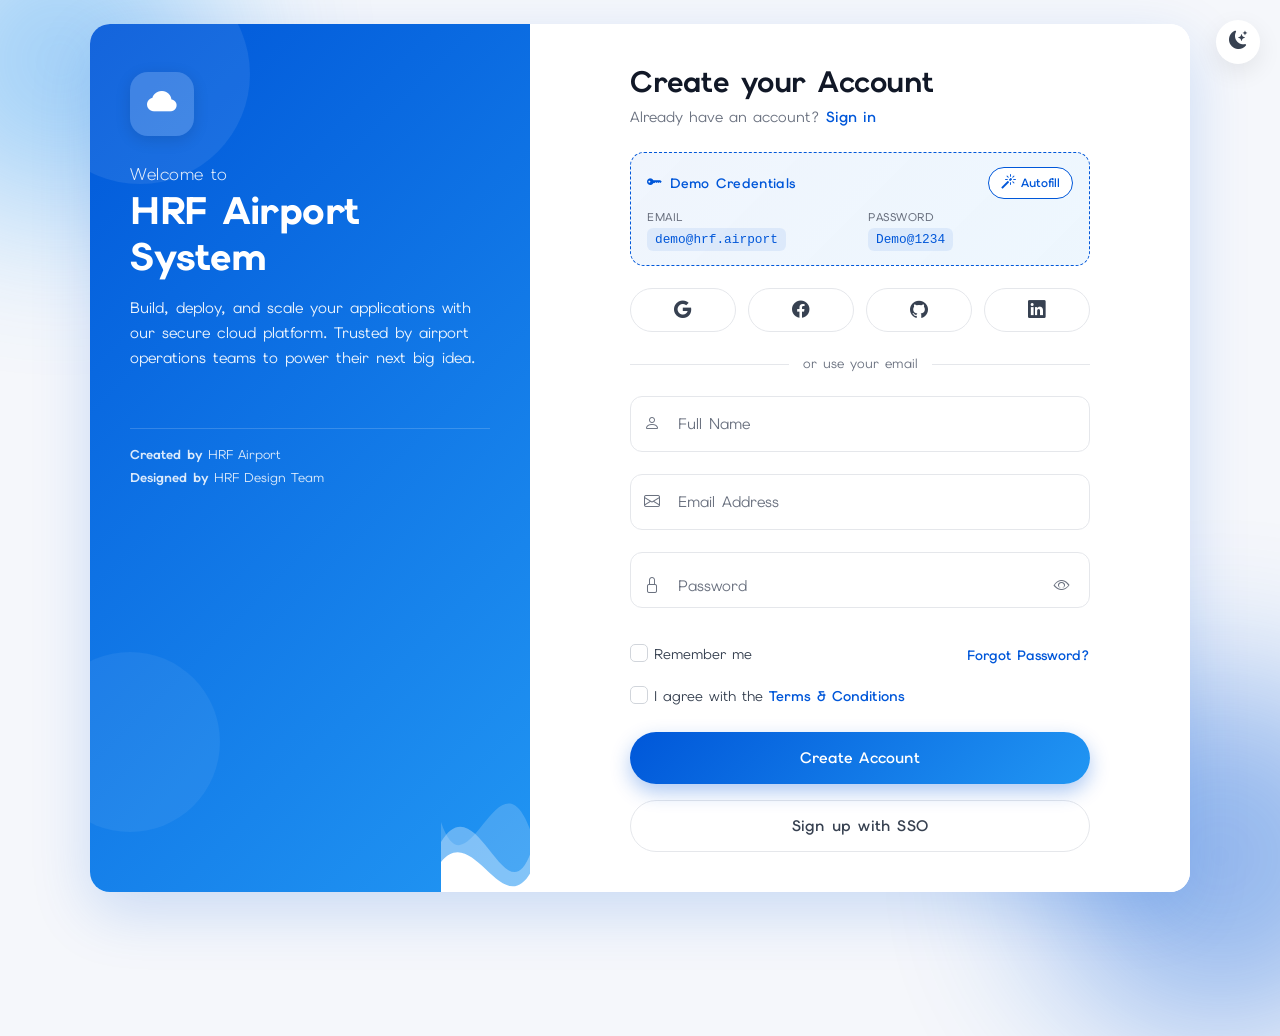
<file: index.html>
<!doctype html>
<html lang="en" data-theme="light">
  <head>
    <meta charset="UTF-8" />
    <meta http-equiv="X-UA-Compatible" content="IE=edge" />
    <meta name="viewport" content="width=device-width, initial-scale=1.0" />
    <meta
      name="description"
      content="Modern login and registration page for a premium SaaS product."
    />
    <title>HRF Airport System — Create your Account</title>

    <!-- Bootstrap 5 CSS -->
    <link
      href="https://cdn.jsdelivr.net/npm/bootstrap@5.3.2/dist/css/bootstrap.min.css"
      rel="stylesheet"
    />
    <!-- Bootstrap Icons -->
    <link
      rel="stylesheet"
      href="https://cdn.jsdelivr.net/npm/bootstrap-icons@1.11.2/font/bootstrap-icons.min.css"
    />
    <!-- Google Fonts: Elms Sans -->
    <link rel="preconnect" href="https://fonts.googleapis.com" />
    <link rel="preconnect" href="https://fonts.gstatic.com" crossorigin />
    <link
      href="https://fonts.googleapis.com/css2?family=Elms+Sans:wght@300;400;500;700&display=swap"
      rel="stylesheet"
    />
    <!-- Custom CSS -->
    <link rel="stylesheet" href="styles.css" />
  </head>
  <body>
    <!-- Dark mode toggle -->
    <button
      id="themeToggle"
      class="theme-toggle"
      type="button"
      aria-label="Toggle dark mode"
      title="Toggle dark mode"
    >
      <i class="bi bi-moon-stars-fill" aria-hidden="true"></i>
    </button>

    <!-- Toast notification -->
    <div
      class="toast-container position-fixed top-0 end-0 p-3"
      style="z-index: 1080"
    >
      <div
        id="successToast"
        class="toast align-items-center text-bg-success border-0"
        role="alert"
        aria-live="assertive"
        aria-atomic="true"
      >
        <div class="d-flex">
          <div class="toast-body">
            <i class="bi bi-check-circle-fill me-2"></i>
            <span id="toastMessage">Account created successfully!</span>
          </div>
          <button
            type="button"
            class="btn-close btn-close-white me-2 m-auto"
            data-bs-dismiss="toast"
            aria-label="Close"
          ></button>
        </div>
      </div>
    </div>

    <main class="auth-wrapper">
      <div class="auth-card">
        <!-- LEFT PANEL -->
        <section class="auth-left" aria-label="Welcome panel">
          <div class="auth-left-inner">
            <div class="brand-logo" aria-hidden="true">
              <i class="bi bi-cloud-fill"></i>
            </div>

            <h1 class="welcome-title">
              <span>Welcome to</span>
              <strong>HRF Airport System</strong>
            </h1>

            <p class="welcome-text">
              Build, deploy, and scale your applications with our secure cloud
              platform. Trusted by airport operations teams to power their next
              big idea.
            </p>

            <div class="auth-left-footer">
              <p class="mb-1"><strong>Created by</strong> HRF Airport</p>
              <p class="mb-0"><strong>Designed by</strong> HRF Design Team</p>
            </div>
          </div>

          <!-- Wave divider (visible on desktop) -->
          <div class="wave-divider" aria-hidden="true">
            <svg
              viewBox="0 0 500 150"
              preserveAspectRatio="none"
              xmlns="http://www.w3.org/2000/svg"
            >
              <path
                d="M0,80 C150,160 320,0 500,90 L500,150 L0,150 Z"
                fill="rgba(255,255,255,0.18)"
              />
              <path
                d="M0,100 C200,40 360,180 500,110 L500,150 L0,150 Z"
                fill="rgba(255,255,255,0.32)"
              />
              <path
                d="M0,120 C180,80 340,180 500,130 L500,150 L0,150 Z"
                fill="#ffffff"
              />
            </svg>
          </div>
        </section>

        <!-- RIGHT PANEL -->
        <section class="auth-right" aria-label="Registration form">
          <div class="form-container">
            <header class="form-header">
              <h2 class="form-title">Create your Account</h2>
              <p class="form-subtitle">
                Already have an account?
                <a href="#" id="signinLink">Sign in</a>
              </p>
            </header>

            <!-- Demo credentials banner -->
            <div class="demo-banner" role="note" aria-label="Demo credentials">
                <div class="demo-banner-head">
                    <i class="bi bi-key-fill" aria-hidden="true"></i>
                    <span>Demo Credentials</span>
                    <button
                        type="button"
                        class="demo-fill-btn"
                        id="demoFillBtn"
                        aria-label="Autofill demo credentials"
                    >
                        <i class="bi bi-magic"></i> Autofill
                    </button>
                </div>
                <dl class="demo-creds">
                    <div>
                        <dt>Email</dt>
                        <dd><code>demo@hrf.airport</code></dd>
                    </div>
                    <div>
                        <dt>Password</dt>
                        <dd><code>Demo@1234</code></dd>
                    </div>
                </dl>
            </div>

            <!-- Social login -->
            <div
              class="social-buttons"
              role="group"
              aria-label="Sign up with social account"
            >
              <button
                type="button"
                class="social-btn"
                aria-label="Sign up with Google"
              >
                <i class="bi bi-google"></i>
              </button>
              <button
                type="button"
                class="social-btn"
                aria-label="Sign up with Facebook"
              >
                <i class="bi bi-facebook"></i>
              </button>
              <button
                type="button"
                class="social-btn"
                aria-label="Sign up with GitHub"
              >
                <i class="bi bi-github"></i>
              </button>
              <button
                type="button"
                class="social-btn"
                aria-label="Sign up with LinkedIn"
              >
                <i class="bi bi-linkedin"></i>
              </button>
            </div>

            <div class="divider-text">
              <span>or use your email</span>
            </div>

            <form id="registerForm" novalidate>
              <!-- Full Name -->
              <div class="form-floating-field">
                <input
                  type="text"
                  id="fullName"
                  name="fullName"
                  class="form-control modern-input"
                  placeholder=" "
                  required
                  autocomplete="name"
                  aria-describedby="fullNameError"
                />
                <label for="fullName" class="floating-label">Full Name</label>
                <i class="bi bi-person field-icon" aria-hidden="true"></i>
                <div class="invalid-feedback" id="fullNameError">
                  Please enter your full name.
                </div>
              </div>

              <!-- Email -->
              <div class="form-floating-field">
                <input
                  type="email"
                  id="email"
                  name="email"
                  class="form-control modern-input"
                  placeholder=" "
                  required
                  autocomplete="email"
                  aria-describedby="emailError"
                />
                <label for="email" class="floating-label">Email Address</label>
                <i class="bi bi-envelope field-icon" aria-hidden="true"></i>
                <div class="invalid-feedback" id="emailError">
                  Please enter a valid email address.
                </div>
              </div>

              <!-- Password -->
              <div class="form-floating-field">
                <input
                  type="password"
                  id="password"
                  name="password"
                  class="form-control modern-input"
                  placeholder=" "
                  required
                  autocomplete="new-password"
                  aria-describedby="passwordError"
                />
                <label for="password" class="floating-label">Password</label>
                <i class="bi bi-lock field-icon" aria-hidden="true"></i>
                <button
                  type="button"
                  class="toggle-password"
                  id="togglePassword"
                  aria-label="Show password"
                >
                  <i class="bi bi-eye"></i>
                </button>
                <div class="invalid-feedback" id="passwordError">
                  Password must be at least 8 characters.
                </div>
                <div
                  class="password-strength"
                  id="passwordStrength"
                  aria-hidden="true"
                >
                  <span></span><span></span><span></span>
                </div>
              </div>

              <!-- Remember me + forgot password -->
              <div
                class="d-flex justify-content-between align-items-center mb-3 flex-wrap gap-2"
              >
                <div class="form-check modern-check">
                  <input
                    class="form-check-input"
                    type="checkbox"
                    id="rememberMe"
                  />
                  <label class="form-check-label" for="rememberMe">
                    Remember me
                  </label>
                </div>
                <a href="#" class="forgot-link">Forgot Password?</a>
              </div>

              <!-- Terms -->
              <div class="form-check modern-check mb-4">
                <input
                  class="form-check-input"
                  type="checkbox"
                  id="terms"
                  required
                />
                <label class="form-check-label" for="terms">
                  I agree with the
                  <a href="#" class="terms-link">Terms &amp; Conditions</a>
                </label>
              </div>

              <!-- Buttons -->
              <div class="d-grid gap-3">
                <button
                  type="submit"
                  class="btn btn-primary-gradient"
                  id="submitBtn"
                >
                  <span class="btn-text">Create Account</span>
                  <span class="btn-loader" aria-hidden="true">
                    <span class="spinner-border spinner-border-sm"></span>
                  </span>
                </button>
                <button type="button" class="btn btn-secondary-outline">
                  Sign up with SSO
                </button>
              </div>
            </form>

            <p class="login-redirect d-md-none">
              Already have an account?
              <a href="#">Sign in</a>
            </p>
          </div>
        </section>
      </div>
    </main>

    <!-- Bootstrap 5 JS bundle -->
    <script src="https://cdn.jsdelivr.net/npm/bootstrap@5.3.2/dist/js/bootstrap.bundle.min.js"></script>
    <!-- Custom JS -->
    <script src="script.js"></script>
  </body>
</html>
</file>
<file: styles.css>
/* =========================================
   HRF Airport System — Auth Page Styles
   ========================================= */

/* ---------- Design tokens ---------- */
:root {
    --primary-blue: #0057d9;
    --secondary-blue: #2196f3;
    --light-blue: #e3f2fd;
    --white: #ffffff;
    --gray-text: #6b7280;
    --gray-100: #f3f4f6;
    --gray-200: #e5e7eb;
    --gray-300: #d1d5db;
    --gray-500: #6b7280;
    --gray-700: #374151;
    --gray-900: #111827;
    --success: #10b981;
    --danger: #ef4444;
    --gradient-blue: linear-gradient(135deg, #0057d9 0%, #2196f3 100%);
    --gradient-blue-hover: linear-gradient(135deg, #0046ad 0%, #1976d2 100%);
    --shadow-sm: 0 2px 8px rgba(0, 0, 0, 0.06);
    --shadow-md: 0 8px 24px rgba(0, 0, 0, 0.08);
    --shadow-lg: 0 20px 60px rgba(0, 87, 217, 0.18);
    --radius-card: 20px;
    --radius-pill: 999px;
    --transition: 0.25s cubic-bezier(0.4, 0, 0.2, 1);
    --font-family: 'Elms Sans', system-ui, -apple-system, 'Segoe UI', sans-serif;
}

/* Dark theme variables */
[data-theme='dark'] {
    --white: #1a1d29;
    --gray-100: #232737;
    --gray-200: #2d3245;
    --gray-300: #3a4054;
    --gray-700: #d1d5db;
    --gray-900: #f3f4f6;
    --gray-text: #9ca3af;
    --light-blue: #1e2a3a;
    --shadow-md: 0 8px 24px rgba(0, 0, 0, 0.4);
    --shadow-lg: 0 20px 60px rgba(0, 0, 0, 0.5);
}

/* ---------- Base ---------- */
*,
*::before,
*::after {
    box-sizing: border-box;
}

html,
body {
    height: 100%;
    margin: 0;
    padding: 0;
}

body {
    font-family: var(--font-family);
    background: #f5f7fb;
    color: var(--gray-900);
    -webkit-font-smoothing: antialiased;
    -moz-osx-font-smoothing: grayscale;
    overflow-x: hidden;
    transition: background-color var(--transition), color var(--transition);
}

[data-theme='dark'] body {
    background: #0f1117;
}

a {
    color: var(--primary-blue);
    text-decoration: none;
    transition: color var(--transition);
}

a:hover {
    color: var(--secondary-blue);
}

/* ---------- Theme toggle ---------- */
.theme-toggle {
    position: fixed;
    top: 20px;
    right: 20px;
    width: 44px;
    height: 44px;
    border-radius: 50%;
    border: none;
    background: var(--white);
    color: var(--gray-700);
    box-shadow: var(--shadow-md);
    display: inline-flex;
    align-items: center;
    justify-content: center;
    cursor: pointer;
    z-index: 1000;
    transition: transform var(--transition), background var(--transition),
        color var(--transition);
}

.theme-toggle:hover {
    transform: translateY(-2px) rotate(15deg);
    color: var(--primary-blue);
}

.theme-toggle i {
    font-size: 1.15rem;
}

[data-theme='dark'] .theme-toggle i::before {
    content: '\f5e0'; /* bi-sun */
}

[data-theme='dark'] .theme-toggle .bi-moon-stars-fill::before {
    content: '\f5e0';
}

/* ---------- Auth wrapper & card ---------- */
.auth-wrapper {
    min-height: 100vh;
    min-height: 100dvh;
    display: flex;
    align-items: center;
    justify-content: center;
    padding: 24px;
    position: relative;
}

/* Subtle background blobs */
.auth-wrapper::before,
.auth-wrapper::after {
    content: '';
    position: absolute;
    border-radius: 50%;
    filter: blur(80px);
    opacity: 0.4;
    z-index: 0;
    pointer-events: none;
}

.auth-wrapper::before {
    width: 320px;
    height: 320px;
    background: #2196f3;
    top: -100px;
    left: -100px;
}

.auth-wrapper::after {
    width: 360px;
    height: 360px;
    background: #0057d9;
    bottom: -120px;
    right: -120px;
}

[data-theme='dark'] .auth-wrapper::before,
[data-theme='dark'] .auth-wrapper::after {
    opacity: 0.2;
}

.auth-card {
    position: relative;
    z-index: 1;
    display: flex;
    width: 100%;
    max-width: 1100px;
    min-height: 620px;
    background: var(--white);
    border-radius: var(--radius-card);
    box-shadow: var(--shadow-lg);
    overflow: hidden;
    animation: cardEntrance 0.7s cubic-bezier(0.16, 1, 0.3, 1) both;
}

@keyframes cardEntrance {
    from {
        opacity: 0;
        transform: translateY(20px) scale(0.98);
    }
    to {
        opacity: 1;
        transform: translateY(0) scale(1);
    }
}

/* ---------- Left panel ---------- */
.auth-left {
    flex: 0 0 40%;
    background: var(--gradient-blue);
    color: var(--white);
    position: relative;
    display: flex;
    align-items: stretch;
    justify-content: center;
    overflow: hidden;
}

/* Decorative shapes */
.auth-left::before {
    content: '';
    position: absolute;
    width: 220px;
    height: 220px;
    border-radius: 50%;
    background: rgba(255, 255, 255, 0.08);
    top: -60px;
    left: -60px;
}

.auth-left::after {
    content: '';
    position: absolute;
    width: 180px;
    height: 180px;
    border-radius: 50%;
    background: rgba(255, 255, 255, 0.06);
    bottom: 60px;
    left: -50px;
}

.auth-left-inner {
    position: relative;
    z-index: 2;
    display: flex;
    flex-direction: column;
    width: 100%;
    padding: 48px 40px 120px;
    animation: fadeInUp 0.8s 0.2s both;
}

.brand-logo {
    width: 64px;
    height: 64px;
    border-radius: 18px;
    background: rgba(255, 255, 255, 0.18);
    backdrop-filter: blur(8px);
    -webkit-backdrop-filter: blur(8px);
    display: inline-flex;
    align-items: center;
    justify-content: center;
    font-size: 1.85rem;
    color: var(--white);
    margin-bottom: 28px;
    box-shadow: 0 4px 16px rgba(0, 0, 0, 0.12);
}

.welcome-title {
    font-size: 2.2rem;
    font-weight: 700;
    line-height: 1.2;
    margin: 0 0 16px;
}

.welcome-title span {
    display: block;
    font-weight: 300;
    font-size: 1.05rem;
    opacity: 0.9;
    margin-bottom: 4px;
    letter-spacing: 0.5px;
}

.welcome-title strong {
    display: block;
    font-size: 2.4rem;
    font-weight: 800;
    letter-spacing: -0.5px;
}

.welcome-text {
    font-size: 0.95rem;
    line-height: 1.65;
    opacity: 0.92;
    margin: 0 0 24px;
    max-width: 360px;
}

.feature-list {
    list-style: none;
    padding: 0;
    margin: 0 0 auto;
    display: flex;
    flex-direction: column;
    gap: 10px;
}

.feature-list li {
    display: flex;
    align-items: center;
    gap: 12px;
    font-size: 0.92rem;
    opacity: 0.95;
}

.feature-list i {
    width: 30px;
    height: 30px;
    border-radius: 8px;
    background: rgba(255, 255, 255, 0.15);
    display: inline-flex;
    align-items: center;
    justify-content: center;
    font-size: 0.95rem;
}

.auth-left-footer {
    margin-top: 32px;
    font-size: 0.8rem;
    opacity: 0.85;
    border-top: 1px solid rgba(255, 255, 255, 0.2);
    padding-top: 16px;
}

/* Wave divider */
.wave-divider {
    position: absolute;
    right: -1px;
    bottom: 0;
    width: 90px;
    height: 150px;
    pointer-events: none;
    z-index: 3;
    display: none;
}

.wave-divider svg {
    width: 100%;
    height: 100%;
}

@media (min-width: 768px) {
    .wave-divider {
        display: block;
    }
}

/* ---------- Right panel ---------- */
.auth-right {
    flex: 0 0 60%;
    background: var(--white);
    display: flex;
    align-items: center;
    justify-content: center;
    padding: 40px 48px;
    overflow-y: auto;
}

.form-container {
    width: 100%;
    max-width: 460px;
    animation: fadeInUp 0.8s 0.3s both;
}

.form-header {
    margin-bottom: 24px;
}

.form-title {
    font-size: 1.85rem;
    font-weight: 700;
    color: var(--gray-900);
    margin: 0 0 6px;
    letter-spacing: -0.5px;
}

.form-subtitle {
    color: var(--gray-text);
    font-size: 0.92rem;
    margin: 0;
}

.form-subtitle a {
    font-weight: 600;
}

/* ---------- Demo credentials banner ---------- */
.demo-banner {
    border: 1px dashed var(--primary-blue);
    background: linear-gradient(
        135deg,
        rgba(0, 87, 217, 0.06) 0%,
        rgba(33, 150, 243, 0.08) 100%
    );
    border-radius: 14px;
    padding: 14px 16px;
    margin-bottom: 22px;
    animation: fadeInUp 0.8s 0.35s both;
}

[data-theme='dark'] .demo-banner {
    background: linear-gradient(
        135deg,
        rgba(0, 87, 217, 0.18) 0%,
        rgba(33, 150, 243, 0.18) 100%
    );
    border-color: var(--secondary-blue);
}

.demo-banner-head {
    display: flex;
    align-items: center;
    gap: 8px;
    color: var(--primary-blue);
    font-weight: 600;
    font-size: 0.85rem;
    margin-bottom: 10px;
    letter-spacing: 0.3px;
}

.demo-banner-head i {
    font-size: 0.95rem;
}

.demo-fill-btn {
    margin-left: auto;
    background: var(--white);
    color: var(--primary-blue);
    border: 1px solid var(--primary-blue);
    border-radius: var(--radius-pill);
    padding: 4px 12px;
    font-size: 0.75rem;
    font-weight: 600;
    display: inline-flex;
    align-items: center;
    gap: 5px;
    cursor: pointer;
    transition: all var(--transition);
}

.demo-fill-btn:hover {
    background: var(--primary-blue);
    color: var(--white);
    transform: translateY(-1px);
}

[data-theme='dark'] .demo-fill-btn {
    background: transparent;
    color: var(--secondary-blue);
    border-color: var(--secondary-blue);
}

[data-theme='dark'] .demo-fill-btn:hover {
    background: var(--secondary-blue);
    color: var(--white);
}

.demo-creds {
    display: grid;
    grid-template-columns: 1fr 1fr;
    gap: 8px 16px;
    margin: 0;
    padding: 0;
}

.demo-creds > div {
    display: flex;
    flex-direction: column;
    gap: 2px;
}

.demo-creds dt {
    font-size: 0.7rem;
    text-transform: uppercase;
    letter-spacing: 0.5px;
    color: var(--gray-text);
    font-weight: 500;
}

.demo-creds dd {
    margin: 0;
    font-size: 0.85rem;
}

.demo-creds code {
    font-family: 'SF Mono', Menlo, Consolas, monospace;
    background: rgba(0, 87, 217, 0.08);
    color: var(--primary-blue);
    padding: 2px 8px;
    border-radius: 6px;
    font-size: 0.8rem;
    user-select: all;
    display: inline-block;
}

[data-theme='dark'] .demo-creds code {
    background: rgba(33, 150, 243, 0.18);
    color: var(--secondary-blue);
}

@media (max-width: 380px) {
    .demo-creds {
        grid-template-columns: 1fr;
    }
}

/* ---------- Social buttons ---------- */
.social-buttons {
    display: flex;
    gap: 12px;
    margin-bottom: 22px;
}

.social-btn {
    flex: 1;
    height: 44px;
    border: 1px solid var(--gray-200);
    background: var(--white);
    border-radius: var(--radius-pill);
    color: var(--gray-700);
    display: inline-flex;
    align-items: center;
    justify-content: center;
    font-size: 1.1rem;
    cursor: pointer;
    transition: all var(--transition);
}

.social-btn:hover {
    border-color: var(--primary-blue);
    color: var(--primary-blue);
    transform: translateY(-2px);
    box-shadow: var(--shadow-sm);
}

[data-theme='dark'] .social-btn {
    color: var(--gray-700);
}

/* ---------- Divider ---------- */
.divider-text {
    text-align: center;
    position: relative;
    margin: 18px 0 22px;
    color: var(--gray-text);
    font-size: 0.82rem;
}

.divider-text::before {
    content: '';
    position: absolute;
    top: 50%;
    left: 0;
    width: 100%;
    height: 1px;
    background: var(--gray-200);
    z-index: 0;
}

.divider-text span {
    position: relative;
    z-index: 1;
    background: var(--white);
    padding: 0 14px;
}

/* ---------- Floating label inputs ---------- */
.form-floating-field {
    position: relative;
    margin-bottom: 22px;
}

.form-floating-field .field-icon {
    position: absolute;
    top: 50%;
    left: 14px;
    transform: translateY(-50%);
    color: var(--gray-text);
    font-size: 1rem;
    transition: color var(--transition);
    pointer-events: none;
    z-index: 2;
}

.form-floating-field .modern-input {
    width: 100%;
    height: 56px;
    padding: 20px 50px 6px 44px;
    border: 1px solid var(--gray-200);
    border-radius: 12px;
    background: var(--white);
    color: var(--gray-900);
    font-family: var(--font-family);
    font-size: 0.95rem;
    transition: border-color var(--transition), box-shadow var(--transition),
        background var(--transition);
    outline: none;
}

.form-floating-field .modern-input:hover {
    border-color: var(--gray-300);
}

.form-floating-field .modern-input:focus {
    border-color: var(--primary-blue);
    box-shadow: 0 0 0 4px rgba(0, 87, 217, 0.12);
}

.form-floating-field .modern-input:focus ~ .field-icon,
.form-floating-field .modern-input:focus ~ .floating-label {
    color: var(--primary-blue);
}

.form-floating-field .floating-label {
    position: absolute;
    left: 44px;
    top: 50%;
    transform: translateY(-50%);
    color: var(--gray-text);
    font-size: 0.95rem;
    pointer-events: none;
    transition: all var(--transition);
    background: transparent;
    padding: 0 4px;
}

.form-floating-field .modern-input:focus ~ .floating-label,
.form-floating-field .modern-input:not(:placeholder-shown) ~ .floating-label {
    top: 12px;
    transform: translateY(0);
    font-size: 0.7rem;
    color: var(--primary-blue);
    font-weight: 500;
    letter-spacing: 0.3px;
}

.form-floating-field .modern-input:not(:focus):not(:placeholder-shown) ~ .floating-label {
    color: var(--gray-text);
}

.form-floating-field .modern-input.is-invalid {
    border-color: var(--danger);
}

.form-floating-field .modern-input.is-invalid ~ .floating-label,
.form-floating-field .modern-input.is-invalid ~ .field-icon {
    color: var(--danger);
}

.form-floating-field .invalid-feedback {
    font-size: 0.78rem;
    margin-top: 6px;
    margin-left: 4px;
    color: var(--danger);
    display: none;
}

.form-floating-field .modern-input.is-invalid ~ .invalid-feedback {
    display: block;
    animation: shake 0.4s;
}

@keyframes shake {
    0%, 100% { transform: translateX(0); }
    25% { transform: translateX(-4px); }
    75% { transform: translateX(4px); }
}

/* Toggle password button */
.toggle-password {
    position: absolute;
    top: 50%;
    right: 12px;
    transform: translateY(-50%);
    background: transparent;
    border: none;
    color: var(--gray-text);
    width: 32px;
    height: 32px;
    border-radius: 50%;
    display: inline-flex;
    align-items: center;
    justify-content: center;
    cursor: pointer;
    transition: color var(--transition), background var(--transition);
    z-index: 2;
}

.toggle-password:hover {
    color: var(--primary-blue);
    background: var(--light-blue);
}

/* Password strength */
.password-strength {
    display: flex;
    gap: 4px;
    margin-top: 8px;
    margin-left: 4px;
    opacity: 0;
    transition: opacity var(--transition);
}

.password-strength.active {
    opacity: 1;
}

.password-strength span {
    flex: 1;
    height: 4px;
    border-radius: 2px;
    background: var(--gray-200);
    transition: background var(--transition);
}

.password-strength.weak span:nth-child(1) {
    background: var(--danger);
}

.password-strength.medium span:nth-child(1),
.password-strength.medium span:nth-child(2) {
    background: #f59e0b;
}

.password-strength.strong span {
    background: var(--success);
}

/* ---------- Checkboxes ---------- */
.modern-check .form-check-input {
    width: 18px;
    height: 18px;
    margin-top: 0.15rem;
    border: 1.5px solid var(--gray-300);
    border-radius: 5px;
    cursor: pointer;
    transition: all var(--transition);
}

.modern-check .form-check-input:checked {
    background-color: var(--primary-blue);
    border-color: var(--primary-blue);
}

.modern-check .form-check-input:focus {
    box-shadow: 0 0 0 3px rgba(0, 87, 217, 0.18);
    border-color: var(--primary-blue);
}

.modern-check .form-check-label {
    color: var(--gray-700);
    font-size: 0.88rem;
    cursor: pointer;
    user-select: none;
}

.terms-link,
.forgot-link {
    color: var(--primary-blue);
    font-weight: 600;
    font-size: 0.88rem;
}

.forgot-link {
    font-size: 0.85rem;
}

.forgot-link:hover,
.terms-link:hover {
    text-decoration: underline;
}

/* ---------- Buttons ---------- */
.btn {
    font-family: var(--font-family);
    font-weight: 600;
    font-size: 0.95rem;
    letter-spacing: 0.2px;
    transition: all var(--transition);
}

.btn-primary-gradient {
    position: relative;
    background: var(--gradient-blue);
    color: var(--white);
    border: none;
    height: 52px;
    border-radius: var(--radius-pill);
    box-shadow: 0 8px 20px rgba(0, 87, 217, 0.32);
    overflow: hidden;
}

.btn-primary-gradient::before {
    content: '';
    position: absolute;
    inset: 0;
    background: var(--gradient-blue-hover);
    opacity: 0;
    transition: opacity var(--transition);
}

.btn-primary-gradient:hover::before {
    opacity: 1;
}

.btn-primary-gradient:hover {
    transform: translateY(-2px);
    box-shadow: 0 12px 28px rgba(0, 87, 217, 0.42);
    color: var(--white);
}

.btn-primary-gradient:active {
    transform: translateY(0);
}

.btn-primary-gradient > * {
    position: relative;
    z-index: 1;
}

.btn-primary-gradient .btn-loader {
    position: absolute;
    top: 50%;
    left: 50%;
    transform: translate(-50%, -50%);
    opacity: 0;
    transition: opacity var(--transition);
}

.btn-primary-gradient.loading .btn-text {
    opacity: 0;
}

.btn-primary-gradient.loading .btn-loader {
    opacity: 1;
}

.btn-secondary-outline {
    background: var(--white);
    color: var(--gray-700);
    border: 1.5px solid var(--gray-200);
    height: 52px;
    border-radius: var(--radius-pill);
}

.btn-secondary-outline:hover {
    border-color: var(--primary-blue);
    color: var(--primary-blue);
    background: var(--light-blue);
    transform: translateY(-1px);
}

[data-theme='dark'] .btn-secondary-outline {
    background: transparent;
    color: var(--gray-700);
}

[data-theme='dark'] .btn-secondary-outline:hover {
    background: var(--light-blue);
}

.login-redirect {
    text-align: center;
    margin-top: 22px;
    color: var(--gray-text);
    font-size: 0.9rem;
}

/* ---------- Animations ---------- */
@keyframes fadeInUp {
    from {
        opacity: 0;
        transform: translateY(14px);
    }
    to {
        opacity: 1;
        transform: translateY(0);
    }
}

/* ---------- Responsive ---------- */
@media (max-width: 991.98px) {
    .auth-card {
        max-width: 720px;
    }
    .auth-right {
        padding: 40px 36px;
    }
}

@media (max-width: 767.98px) {
    .auth-wrapper {
        padding: 16px;
    }
    .auth-card {
        flex-direction: column;
        min-height: auto;
        max-width: 480px;
    }
    .auth-left {
        flex: none;
        padding-bottom: 40px;
    }
    .auth-left-inner {
        padding: 32px 28px 24px;
    }
    .welcome-title {
        font-size: 1.85rem;
    }
    .welcome-title strong {
        font-size: 2rem;
    }
    .welcome-text {
        font-size: 0.9rem;
    }
    .feature-list {
        display: none;
    }
    .auth-left-footer {
        margin-top: 22px;
        font-size: 0.75rem;
    }
    .auth-right {
        flex: none;
        padding: 28px 24px 32px;
    }
    .form-title {
        font-size: 1.55rem;
    }
    .theme-toggle {
        top: 12px;
        right: 12px;
        width: 40px;
        height: 40px;
    }
}

@media (max-width: 380px) {
    .auth-right {
        padding: 22px 18px 28px;
    }
    .form-floating-field .modern-input {
        height: 52px;
        font-size: 0.9rem;
    }
    .btn-primary-gradient,
    .btn-secondary-outline {
        height: 48px;
        font-size: 0.9rem;
    }
    .social-buttons {
        gap: 8px;
    }
    .social-btn {
        height: 40px;
    }
}

/* ---------- Focus accessibility ---------- */
:focus-visible {
    outline: 2px solid var(--primary-blue);
    outline-offset: 2px;
    border-radius: 4px;
}

.btn:focus-visible,
.social-btn:focus-visible,
.toggle-password:focus-visible {
    outline-offset: 3px;
}

/* ---------- Toast customization ---------- */
.toast {
    border-radius: 12px;
    box-shadow: var(--shadow-md);
    font-family: var(--font-family);
    font-size: 0.9rem;
    overflow: hidden;
}

#successToast {
    background: var(--gradient-blue);
    color: var(--white);
}

#successToast .btn-close-white {
    filter: brightness(0) invert(1);
}

/* ---------- Reduced motion ---------- */
@media (prefers-reduced-motion: reduce) {
    *,
    *::before,
    *::after {
        animation-duration: 0.01ms !important;
        transition-duration: 0.01ms !important;
    }
}
</file>
<file: apps.css>
/* =========================================
   HRF Airport System — Airports Apps Styles
   ========================================= */

:root {
    --primary-blue: #0057d9;
    --secondary-blue: #2196f3;
    --white: #ffffff;
    --gray-100: #f3f4f6;
    --gray-200: #e5e7eb;
    --gray-300: #d1d5db;
    --gray-700: #374151;
    --gray-900: #111827;
    --gray-text: #6b7280;
    --shadow-sm: 0 2px 8px rgba(0, 0, 0, 0.06);
    --shadow-md: 0 8px 24px rgba(0, 0, 0, 0.08);
    --shadow-lg: 0 20px 60px rgba(0, 87, 217, 0.18);
    --radius-card: 18px;
    --radius-pill: 999px;
    --transition: 0.25s cubic-bezier(0.4, 0, 0.2, 1);
    --font-family: 'Elms Sans', system-ui, -apple-system, 'Segoe UI', sans-serif;
    --sidebar-w: 260px;
    --topbar-h: 68px;
}

[data-theme='dark'] {
    --white: #1a1d29;
    --gray-100: #232737;
    --gray-200: #2d3245;
    --gray-300: #3a4054;
    --gray-700: #d1d5db;
    --gray-900: #f3f4f6;
    --gray-text: #9ca3af;
    --shadow-md: 0 8px 24px rgba(0, 0, 0, 0.4);
}

/* ---------- Base ---------- */
*,
*::before,
*::after {
    box-sizing: border-box;
}

html,
body {
    height: 100%;
    margin: 0;
    padding: 0;
}

body {
    font-family: var(--font-family);
    background: #f2f0ef;
    color: var(--gray-900);
    -webkit-font-smoothing: antialiased;
    transition: background var(--transition), color var(--transition);
}

[data-theme='dark'] body {
    background: #0f1117;
}

.dashboard-body {
    overflow-x: hidden;
}

/* Theme toggle now lives inside the topbar (icon-btn). Keep this rule as
   a no-op so legacy selectors in other pages still work if referenced. */
.dashboard-body .theme-toggle {
    position: static;
}

/* ---------- App shell (no sidebar) ---------- */
.apps-shell {
    min-height: 100vh;
    min-height: 100dvh;
    display: flex;
    flex-direction: column;
}

/* ---------- Topbar ---------- */
.apps-topbar {
    height: var(--topbar-h);
    background: #f2f0ef;
    border-bottom: none;
    box-shadow: 0 4px 14px rgba(0, 0, 0, 0.08);
    display: flex;
    align-items: center;
    gap: 16px;
    padding: 0 24px;
    position: sticky;
    top: 0;
    z-index: 100;
}

.apps-topbar-left,
.apps-topbar-right {
    display: flex;
    align-items: center;
    gap: 12px;
    flex: 0 0 auto;
}

.apps-topbar-right {
    margin-left: auto;
}

.apps-topbar-center {
    display: none;
}

/* Brand icon + text in the topbar (left) */
.topbar-brand {
    text-decoration: none;
    display: inline-flex;
    align-items: center;
    gap: 10px;
}

.topbar-brand-icon {
    width: 42px;
    height: 42px;
    border-radius: 12px;
    background: linear-gradient(135deg, #0057d9 0%, #2196f3 100%);
    color: var(--white);
    display: inline-flex;
    align-items: center;
    justify-content: center;
    font-size: 1.25rem;
    box-shadow: 0 4px 12px rgba(0, 87, 217, 0.3);
    transition: transform var(--transition);
    flex-shrink: 0;
}

.topbar-brand:hover .topbar-brand-icon {
    transform: scale(1.05) rotate(-4deg);
}

/* Brand text next to the icon */
.topbar-brand-text {
    font-size: 1.15rem;
    font-weight: 700;
    color: var(--gray-900);
    letter-spacing: -0.4px;
    background: linear-gradient(135deg, #0057d9 0%, #2196f3 100%);
    -webkit-background-clip: text;
    background-clip: text;
    -webkit-text-fill-color: transparent;
    white-space: nowrap;
}

.user-chip {
    display: flex;
    align-items: center;
    gap: 10px;
    padding: 6px 14px 6px 6px;
    border-radius: var(--radius-pill);
    background: var(--gray-100);
    cursor: pointer;
    transition: background var(--transition);
}

.user-chip:hover {
    background: #e3f2fd;
}

.user-avatar {
    width: 34px;
    height: 34px;
    border-radius: 50%;
    background: linear-gradient(135deg, #0057d9 0%, #2196f3 100%);
    color: var(--white);
    display: inline-flex;
    align-items: center;
    justify-content: center;
    font-weight: 600;
    font-size: 0.8rem;
    letter-spacing: 0.5px;
}

.user-meta {
    display: flex;
    flex-direction: column;
    line-height: 1.1;
    text-align: left;
}

.user-meta strong {
    font-size: 0.85rem;
    color: var(--gray-900);
}

.user-meta span {
    font-size: 0.7rem;
    color: var(--gray-text);
}

.icon-btn {
    width: 42px;
    height: 42px;
    border-radius: 50%;
    border: 1px solid var(--gray-200);
    background: var(--white);
    color: var(--gray-700);
    display: inline-flex;
    align-items: center;
    justify-content: center;
    position: relative;
    cursor: pointer;
    transition: all var(--transition);
}

.icon-btn:hover {
    background: #e3f2fd;
    color: var(--primary-blue);
    border-color: var(--primary-blue);
    transform: translateY(-1px);
}

.badge-dot {
    position: absolute;
    top: 8px;
    right: 8px;
    width: 9px;
    height: 9px;
    border-radius: 50%;
    background: #ef4444;
    border: 2px solid var(--white);
}

.logout-btn {
    height: 42px;
    padding: 0 18px;
    border-radius: var(--radius-pill);
    background: linear-gradient(135deg, #0057d9 0%, #2196f3 100%);
    color: var(--white);
    border: none;
    font-weight: 600;
    font-size: 0.85rem;
    cursor: pointer;
    box-shadow: 0 4px 12px rgba(0, 87, 217, 0.3);
    transition: all var(--transition);
    display: inline-flex;
    align-items: center;
    gap: 6px;
}

.logout-btn:hover {
    transform: translateY(-1px);
    box-shadow: 0 8px 18px rgba(0, 87, 217, 0.4);
}

/* ---------- Centered brand hero ---------- */
.brand-hero {
    text-align: center;
    padding: 48px 24px 24px;
    animation: fadeIn 0.5s ease both;
}

.brand-logo {
    width: 72px;
    height: 72px;
    margin: 0 auto 16px;
    border-radius: 20px;
    background: linear-gradient(135deg, #0057d9 0%, #2196f3 100%);
    color: var(--white);
    display: inline-flex;
    align-items: center;
    justify-content: center;
    font-size: 2rem;
    box-shadow: 0 10px 24px rgba(0, 87, 217, 0.35);
}

.brand-title {
    font-size: 2.1rem;
    font-weight: 800;
    color: var(--gray-900);
    margin: 0 0 8px;
    letter-spacing: -0.8px;
    background: linear-gradient(135deg, #0057d9 0%, #2196f3 100%);
    -webkit-background-clip: text;
    background-clip: text;
    -webkit-text-fill-color: transparent;
}

.brand-tagline {
    color: var(--gray-text);
    margin: 0 0 18px;
    font-size: 0.98rem;
}

.brand-tagline #greetingName {
    color: var(--primary-blue);
    font-weight: 600;
}

.brand-meta {
    display: inline-flex;
    gap: 12px;
    flex-wrap: wrap;
    justify-content: center;
}

@keyframes fadeIn {
    from { opacity: 0; transform: translateY(8px); }
    to { opacity: 1; transform: translateY(0); }
}

/* ---------- Apps content ---------- */
.apps-content {
    padding: 0 48px 48px;
    flex: 1;
    max-width: 1400px;
    width: 100%;
    margin: 0 auto;
}

/* ---------- Intro line (under topbar) ---------- */
.apps-intro {
    text-align: center;
    padding: 28px 0 18px;
    animation: fadeIn 0.5s ease both;
}

.apps-intro-text {
    color: var(--gray-text);
    margin: 0 0 12px;
    font-size: 0.98rem;
}

.apps-intro-text #greetingName {
    color: var(--primary-blue);
    font-weight: 600;
}

.apps-intro-meta {
    display: inline-flex;
    gap: 10px;
    flex-wrap: wrap;
    justify-content: center;
}

.meta-item {
    display: inline-flex;
    align-items: center;
    gap: 8px;
    color: var(--gray-text);
    font-size: 0.82rem;
    background: var(--white);
    border: 1px solid var(--gray-200);
    padding: 6px 14px;
    border-radius: var(--radius-pill);
}

.meta-item i {
    color: var(--primary-blue);
}

/* ---------- Tile grid ---------- */
.apps-tiles {
    display: grid;
    grid-template-columns: repeat(4, 1fr);
    gap: 18px;
}

/* ---------- Tile (full solid color) ---------- */
.app-tile {
    position: relative;
    background: var(--tile-accent, var(--primary-blue));
    border-radius: var(--radius-card);
    padding: 24px;
    display: flex;
    flex-direction: column;
    align-items: center;
    justify-content: center;
    text-align: center;
    gap: 14px;
    min-height: 210px;
    border: none;
    box-shadow: 0 8px 20px var(--tile-shadow, rgba(0, 87, 217, 0.32));
    color: var(--white);
    text-decoration: none;
    overflow: hidden;
    transition: transform var(--transition), box-shadow var(--transition),
        background var(--transition);
    isolation: isolate;
    animation: tileIn 0.5s cubic-bezier(0.16, 1, 0.3, 1) both;
}

/* Subtle decorative shine overlay */
.app-tile::before {
    content: '';
    position: absolute;
    top: -40%;
    right: -30%;
    width: 200px;
    height: 200px;
    border-radius: 50%;
    background: rgba(255, 255, 255, 0.12);
    pointer-events: none;
    z-index: 0;
    transition: transform var(--transition);
}

.app-tile::after {
    content: '';
    position: absolute;
    inset: 0;
    background: linear-gradient(
        180deg,
        rgba(255, 255, 255, 0.06) 0%,
        transparent 50%
    );
    pointer-events: none;
    z-index: 0;
}

.app-tile > * {
    position: relative;
    z-index: 1;
}

.app-tile:nth-child(1) { animation-delay: 0.04s; }
.app-tile:nth-child(2) { animation-delay: 0.08s; }
.app-tile:nth-child(3) { animation-delay: 0.12s; }
.app-tile:nth-child(4) { animation-delay: 0.16s; }
.app-tile:nth-child(5) { animation-delay: 0.20s; }
.app-tile:nth-child(6) { animation-delay: 0.24s; }
.app-tile:nth-child(7) { animation-delay: 0.28s; }
.app-tile:nth-child(8) { animation-delay: 0.32s; }

@keyframes tileIn {
    from { opacity: 0; transform: translateY(14px) scale(0.98); }
    to { opacity: 1; transform: translateY(0) scale(1); }
}

.app-tile:hover {
    transform: translateY(-6px);
    background: var(--tile-accent-dark, var(--primary-blue));
    box-shadow: 0 16px 32px var(--tile-shadow, rgba(0, 87, 217, 0.4));
}

.app-tile:hover::before {
    transform: scale(1.2);
}

.app-tile:focus-visible {
    outline: 2px solid var(--white);
    outline-offset: 3px;
}

/* Icon — white-on-color chip */
.tile-icon {
    width: 64px;
    height: 64px;
    border-radius: 18px;
    display: inline-flex;
    align-items: center;
    justify-content: center;
    font-size: 1.75rem;
    color: var(--tile-accent, var(--primary-blue));
    background: var(--white);
    box-shadow: 0 6px 16px rgba(0, 0, 0, 0.15);
    transition: transform var(--transition);
    margin: 0 auto;
}

.app-tile:hover .tile-icon {
    transform: scale(1.05) rotate(-4deg);
}

/* Body */
.tile-body {
    display: flex;
    flex-direction: column;
    align-items: center;
    gap: 6px;
    width: 100%;
}

.tile-name {
    font-size: 1.1rem;
    font-weight: 700;
    color: var(--white);
    margin: 0;
    letter-spacing: -0.2px;
}

.tile-desc {
    font-size: 0.82rem;
    color: rgba(255, 255, 255, 0.88);
    line-height: 1.5;
    margin: 0;
    max-width: 240px;
}

/* Arrow — pinned to top-right corner */
.tile-arrow {
    position: absolute;
    top: 14px;
    right: 14px;
    width: 32px;
    height: 32px;
    border-radius: 50%;
    background: rgba(255, 255, 255, 0.18);
    color: var(--white);
    display: inline-flex;
    align-items: center;
    justify-content: center;
    font-size: 0.85rem;
    transition: all var(--transition);
    z-index: 2;
}

.app-tile:hover .tile-arrow {
    background: var(--white);
    color: var(--tile-accent, var(--primary-blue));
    transform: translateX(2px);
}

/* ---------- Tile color variants ---------- */
.tile-blue {
    --tile-accent: #0057d9;
    --tile-accent-dark: #0046ad;
    --tile-shadow: rgba(0, 87, 217, 0.4);
}

.tile-orange {
    --tile-accent: #f97316;
    --tile-accent-dark: #ea580c;
    --tile-shadow: rgba(249, 115, 22, 0.4);
}

.tile-green {
    --tile-accent: #10b981;
    --tile-accent-dark: #059669;
    --tile-shadow: rgba(16, 185, 129, 0.4);
}

.tile-red {
    --tile-accent: #ef4444;
    --tile-accent-dark: #dc2626;
    --tile-shadow: rgba(239, 68, 68, 0.4);
}

.tile-amber {
    --tile-accent: #f59e0b;
    --tile-accent-dark: #d97706;
    --tile-shadow: rgba(245, 158, 11, 0.4);
}

.tile-crimson {
    --tile-accent: #dc2626;
    --tile-accent-dark: #b91c1c;
    --tile-shadow: rgba(220, 38, 38, 0.4);
}

.tile-emerald {
    --tile-accent: #059669;
    --tile-accent-dark: #047857;
    --tile-shadow: rgba(5, 150, 105, 0.4);
}

.tile-indigo {
    --tile-accent: #6366f1;
    --tile-accent-dark: #4f46e5;
    --tile-shadow: rgba(99, 102, 241, 0.4);
}

/* ---------- Backdrop (mobile) removed with sidebar ---------- */

/* ---------- Toast ---------- */
.toast {
    border-radius: 12px;
    box-shadow: var(--shadow-md);
    font-family: var(--font-family);
    font-size: 0.9rem;
    overflow: hidden;
}

#successToast {
    background: linear-gradient(135deg, #0057d9 0%, #2196f3 100%);
    color: var(--white);
}

#successToast .btn-close-white {
    filter: brightness(0) invert(1);
}

/* ---------- Responsive ---------- */
@media (max-width: 1199.98px) {
    .apps-tiles {
        grid-template-columns: repeat(3, 1fr);
    }
}

@media (max-width: 991.98px) {
    .apps-tiles {
        grid-template-columns: repeat(2, 1fr);
    }
    .apps-title {
        font-size: 1.6rem;
    }
}

@media (max-width: 767.98px) {
    .apps-topbar {
        padding: 0 14px;
        gap: 10px;
    }
    .topbar-brand {
        gap: 8px;
    }
    .topbar-brand-text {
        font-size: 0.95rem;
    }
    .topbar-brand-icon {
        width: 36px;
        height: 36px;
        font-size: 1.05rem;
        border-radius: 10px;
    }
    .user-chip .user-meta {
        display: none;
    }
    .logout-btn {
        padding: 0 12px;
        font-size: 0.78rem;
    }
    .logout-btn i {
        margin: 0 !important;
    }
    .logout-btn span {
        display: none;
    }
    .apps-content {
        padding: 0 18px 28px;
    }
    .apps-intro {
        padding: 20px 0 12px;
    }
    .apps-tiles {
        grid-template-columns: repeat(2, 1fr);
        gap: 12px;
    }
    .app-tile {
        padding: 18px;
        min-height: 170px;
    }
    .tile-icon {
        width: 52px;
        height: 52px;
        font-size: 1.4rem;
    }
    .tile-name {
        font-size: 0.95rem;
    }
    .tile-desc {
        font-size: 0.78rem;
    }
}

@media (max-width: 480px) {
    .apps-tiles {
        grid-template-columns: 1fr;
    }
    .app-tile {
        min-height: 140px;
    }
    .topbar-brand-text {
        display: none;
    }
}
</file>
<file: dashboard.css>
/* =========================================
   HRF Airport System — Dashboard Styles
   ========================================= */

/* ---------- Design tokens (re-mirror auth page) ---------- */
:root {
    --primary-blue: #0057d9;
    --secondary-blue: #2196f3;
    --light-blue: #e3f2fd;
    --white: #ffffff;
    --gray-text: #6b7280;
    --gray-100: #f3f4f6;
    --gray-200: #e5e7eb;
    --gray-300: #d1d5db;
    --gray-700: #374151;
    --gray-900: #111827;
    --success: #10b981;
    --warning: #f59e0b;
    --danger: #ef4444;
    --orange: #f97316;
    --purple: #8b5cf6;
    --gradient-blue: linear-gradient(135deg, #0057d9 0%, #2196f3 100%);
    --gradient-blue-hover: linear-gradient(135deg, #0046ad 0%, #1976d2 100%);
    --shadow-sm: 0 2px 8px rgba(0, 0, 0, 0.06);
    --shadow-md: 0 8px 24px rgba(0, 0, 0, 0.08);
    --shadow-lg: 0 20px 60px rgba(0, 87, 217, 0.18);
    --radius-card: 16px;
    --radius-pill: 999px;
    --transition: 0.25s cubic-bezier(0.4, 0, 0.2, 1);
    --font-family: 'Elms Sans', system-ui, -apple-system, 'Segoe UI', sans-serif;
    --sidebar-w: 260px;
    --topbar-h: 68px;
}

[data-theme='dark'] {
    --white: #1a1d29;
    --gray-100: #232737;
    --gray-200: #2d3245;
    --gray-300: #3a4054;
    --gray-700: #d1d5db;
    --gray-900: #f3f4f6;
    --gray-text: #9ca3af;
    --light-blue: #1e2a3a;
    --shadow-md: 0 8px 24px rgba(0, 0, 0, 0.4);
    --shadow-lg: 0 20px 60px rgba(0, 0, 0, 0.5);
}

/* ---------- Base ---------- */
*,
*::before,
*::after {
    box-sizing: border-box;
}

html,
body {
    height: 100%;
    margin: 0;
    padding: 0;
}

body {
    font-family: var(--font-family);
    background: #f3f5f9;
    color: var(--gray-900);
    -webkit-font-smoothing: antialiased;
    transition: background var(--transition), color var(--transition);
}

[data-theme='dark'] body {
    background: #0f1117;
}

.dashboard-body {
    overflow-x: hidden;
}

/* ---------- Layout ---------- */
.dashboard-layout {
    display: flex;
    min-height: 100vh;
    min-height: 100dvh;
}

/* ---------- Sidebar ---------- */
.sidebar {
    width: var(--sidebar-w);
    flex-shrink: 0;
    background: var(--white);
    border-right: 1px solid var(--gray-200);
    display: flex;
    flex-direction: column;
    position: sticky;
    top: 0;
    height: 100vh;
    transition: transform var(--transition);
    z-index: 1050;
}

.sidebar-brand {
    display: flex;
    align-items: center;
    gap: 12px;
    padding: 22px 20px;
    border-bottom: 1px solid var(--gray-200);
}

.brand-icon {
    width: 42px;
    height: 42px;
    border-radius: 12px;
    background: var(--gradient-blue);
    color: var(--white);
    display: inline-flex;
    align-items: center;
    justify-content: center;
    font-size: 1.25rem;
    box-shadow: 0 4px 12px rgba(0, 87, 217, 0.3);
}

.brand-text {
    display: flex;
    flex-direction: column;
    line-height: 1.1;
}

.brand-text strong {
    font-size: 1rem;
    font-weight: 700;
    color: var(--gray-900);
    letter-spacing: -0.3px;
}

.brand-text span {
    font-size: 0.75rem;
    color: var(--gray-text);
    letter-spacing: 0.5px;
    text-transform: uppercase;
}

.sidebar-nav {
    flex: 1;
    padding: 16px 12px;
    display: flex;
    flex-direction: column;
    gap: 4px;
    overflow-y: auto;
}

.nav-item {
    display: flex;
    align-items: center;
    gap: 12px;
    padding: 10px 14px;
    border-radius: 10px;
    color: var(--gray-700);
    text-decoration: none;
    font-size: 0.9rem;
    font-weight: 500;
    transition: all var(--transition);
    position: relative;
}

.nav-item i {
    font-size: 1.05rem;
    width: 20px;
    text-align: center;
    color: var(--gray-text);
    transition: color var(--transition);
}

.nav-item:hover {
    background: var(--light-blue);
    color: var(--primary-blue);
}

.nav-item:hover i {
    color: var(--primary-blue);
}

.nav-item.active {
    background: var(--gradient-blue);
    color: var(--white);
    box-shadow: 0 4px 12px rgba(0, 87, 217, 0.3);
}

.nav-item.active i {
    color: var(--white);
}

.sidebar-footer {
    padding: 16px 20px;
    border-top: 1px solid var(--gray-200);
    font-size: 0.75rem;
    color: var(--gray-text);
}

/* ---------- Main area ---------- */
.main-area {
    flex: 1;
    min-width: 0;
    display: flex;
    flex-direction: column;
}

/* ---------- Topbar ---------- */
.topbar {
    height: var(--topbar-h);
    background: var(--white);
    border-bottom: 1px solid var(--gray-200);
    display: flex;
    align-items: center;
    gap: 16px;
    padding: 0 24px;
    position: sticky;
    top: 0;
    z-index: 100;
}

.topbar-divider {
    width: 1px;
    height: 28px;
    background: var(--gray-200);
    flex-shrink: 0;
}

.emp-btn-icon {
    width: 36px;
    height: 36px;
    padding: 0;
    display: inline-flex;
    align-items: center;
    justify-content: center;
    border-radius: 10px;
    border: 1px solid var(--gray-200);
    background: var(--white);
    color: var(--gray-700);
    cursor: pointer;
    transition: all 0.2s;
    flex-shrink: 0;
}

.emp-btn-icon:hover {
    background: var(--light-blue);
    color: var(--primary-blue);
    border-color: var(--primary-blue);
}

.emp-btn-icon + .sync-status {
    margin-right: 10px;
}

.sync-status {
    display: inline-flex;
    align-items: center;
    font-size: 0.55rem;
    color: var(--gray-500);
    cursor: help;
}

.sidebar-toggle {
    background: transparent;
    border: 1px solid var(--gray-200);
    border-radius: 10px;
    width: 40px;
    height: 40px;
    color: var(--gray-700);
    display: inline-flex;
    align-items: center;
    justify-content: center;
    cursor: pointer;
    transition: all var(--transition);
}

.sidebar-toggle:hover {
    background: var(--light-blue);
    color: var(--primary-blue);
    border-color: var(--primary-blue);
}

.topbar-search {
    flex: 1;
    max-width: 420px;
    position: relative;
}

.topbar-search i {
    position: absolute;
    top: 50%;
    left: 14px;
    transform: translateY(-50%);
    color: var(--gray-text);
    font-size: 0.95rem;
}

.topbar-search input {
    width: 100%;
    height: 42px;
    padding: 0 16px 0 40px;
    border-radius: var(--radius-pill);
    border: 1px solid var(--gray-200);
    background: var(--gray-100);
    color: var(--gray-900);
    font-family: var(--font-family);
    font-size: 0.9rem;
    transition: all var(--transition);
    outline: none;
}

.topbar-search input:focus {
    background: var(--white);
    border-color: var(--primary-blue);
    box-shadow: 0 0 0 4px rgba(0, 87, 217, 0.12);
}

.topbar-actions {
    display: flex;
    align-items: center;
    gap: 12px;
    margin-left: auto;
}

.icon-btn {
    width: 42px;
    height: 42px;
    border-radius: 50%;
    border: 1px solid var(--gray-200);
    background: var(--white);
    color: var(--gray-700);
    display: inline-flex;
    align-items: center;
    justify-content: center;
    position: relative;
    cursor: pointer;
    transition: all var(--transition);
}

.icon-btn:hover {
    background: var(--light-blue);
    color: var(--primary-blue);
    border-color: var(--primary-blue);
    transform: translateY(-1px);
}

.badge-dot {
    position: absolute;
    top: 8px;
    right: 8px;
    width: 9px;
    height: 9px;
    border-radius: 50%;
    background: var(--danger);
    border: 2px solid var(--white);
}

.user-chip {
    display: flex;
    align-items: center;
    gap: 10px;
    padding: 6px 12px 6px 6px;
    border-radius: var(--radius-pill);
    background: var(--gray-100);
    cursor: pointer;
    transition: background var(--transition);
}

.user-chip:hover {
    background: var(--light-blue);
}

.user-avatar {
    width: 34px;
    height: 34px;
    border-radius: 50%;
    background: var(--gradient-blue);
    color: var(--white);
    display: inline-flex;
    align-items: center;
    justify-content: center;
    font-weight: 600;
    font-size: 0.8rem;
    letter-spacing: 0.5px;
}

.user-meta {
    display: flex;
    flex-direction: column;
    line-height: 1.1;
    text-align: left;
}

.user-meta strong {
    font-size: 0.85rem;
    color: var(--gray-900);
}

.user-meta span {
    font-size: 0.7rem;
    color: var(--gray-text);
}

.logout-btn {
    height: 36px;
    padding: 0 16px;
    border-radius: 10px;
    background: transparent;
    color: var(--gray-700);
    border: 1px solid var(--gray-200);
    font-weight: 500;
    font-size: 0.85rem;
    cursor: pointer;
    transition: all 0.2s;
    display: inline-flex;
    align-items: center;
    gap: 6px;
    white-space: nowrap;
}

.logout-btn:hover {
    background: var(--light-blue);
    color: var(--primary-blue);
    border-color: var(--primary-blue);
}

/* ---------- Dashboard content ---------- */
.dashboard-content {
    padding: 24px;
    flex: 1;
    animation: fadeIn 0.4s ease both;
}

@keyframes fadeIn {
    from { opacity: 0; transform: translateY(8px); }
    to { opacity: 1; transform: translateY(0); }
}

/* Welcome strip */
.welcome-strip {
    display: flex;
    justify-content: space-between;
    align-items: flex-end;
    flex-wrap: wrap;
    gap: 16px;
    margin-bottom: 24px;
}

.page-title {
    font-size: 1.65rem;
    font-weight: 700;
    color: var(--gray-900);
    margin: 0 0 4px;
    letter-spacing: -0.5px;
}

.page-subtitle {
    color: var(--gray-text);
    margin: 0;
    font-size: 0.95rem;
}

.strip-meta {
    display: flex;
    gap: 18px;
}

.meta-item {
    display: flex;
    align-items: center;
    gap: 8px;
    color: var(--gray-text);
    font-size: 0.85rem;
    background: var(--white);
    border: 1px solid var(--gray-200);
    padding: 8px 14px;
    border-radius: var(--radius-pill);
}

.meta-item i {
    color: var(--primary-blue);
}

/* ---------- Stat grid ---------- */
.stat-grid {
    display: grid;
    grid-template-columns: repeat(4, 1fr);
    gap: 16px;
    margin-bottom: 24px;
}

.stat-card {
    background: var(--white);
    border-radius: var(--radius-card);
    padding: 20px;
    display: flex;
    align-items: center;
    gap: 16px;
    box-shadow: var(--shadow-sm);
    border: 1px solid var(--gray-200);
    position: relative;
    overflow: hidden;
    transition: transform var(--transition), box-shadow var(--transition);
}

.stat-card::after {
    content: '';
    position: absolute;
    inset: 0;
    border-radius: var(--radius-card);
    background: linear-gradient(135deg, transparent 60%, rgba(0, 87, 217, 0.04));
    pointer-events: none;
}

.stat-card:hover {
    transform: translateY(-3px);
    box-shadow: var(--shadow-md);
}

.stat-icon {
    width: 52px;
    height: 52px;
    border-radius: 14px;
    display: inline-flex;
    align-items: center;
    justify-content: center;
    font-size: 1.4rem;
    color: var(--white);
    flex-shrink: 0;
}

.stat-blue .stat-icon { background: linear-gradient(135deg, #0057d9, #2196f3); }
.stat-green .stat-icon { background: linear-gradient(135deg, #10b981, #34d399); }
.stat-orange .stat-icon { background: linear-gradient(135deg, #f97316, #fb923c); }
.stat-purple .stat-icon { background: linear-gradient(135deg, #8b5cf6, #a78bfa); }

.stat-body {
    display: flex;
    flex-direction: column;
    gap: 2px;
    min-width: 0;
}

.stat-label {
    font-size: 0.78rem;
    color: var(--gray-text);
    text-transform: uppercase;
    letter-spacing: 0.5px;
    font-weight: 500;
}

.stat-value {
    font-size: 1.6rem;
    font-weight: 700;
    color: var(--gray-900);
    line-height: 1.1;
}

.stat-trend {
    font-size: 0.75rem;
    font-weight: 500;
    display: inline-flex;
    align-items: center;
    gap: 2px;
}

.stat-trend.up { color: var(--success); }
.stat-trend.down { color: var(--danger); }

/* ---------- Panel grid ---------- */
.panel-grid {
    display: grid;
    grid-template-columns: 2fr 1fr;
    gap: 16px;
}

.panel {
    background: var(--white);
    border: 1px solid var(--gray-200);
    border-radius: var(--radius-card);
    padding: 20px;
    box-shadow: var(--shadow-sm);
    animation: panelIn 0.4s ease both;
}

.panel:nth-child(1) { animation-delay: 0.05s; }
.panel:nth-child(2) { animation-delay: 0.1s; }
.panel:nth-child(3) { animation-delay: 0.15s; }
.panel:nth-child(4) { animation-delay: 0.2s; }

@keyframes panelIn {
    from { opacity: 0; transform: translateY(10px); }
    to { opacity: 1; transform: translateY(0); }
}

.panel-large {
    grid-column: span 2;
}

.panel-header {
    display: flex;
    justify-content: space-between;
    align-items: center;
    margin-bottom: 16px;
}

.panel-title {
    font-size: 1rem;
    font-weight: 600;
    color: var(--gray-900);
    margin: 0;
}

.link-btn {
    background: transparent;
    border: none;
    color: var(--primary-blue);
    font-size: 0.82rem;
    font-weight: 600;
    cursor: pointer;
    transition: color var(--transition);
}

.link-btn:hover {
    color: var(--secondary-blue);
    text-decoration: underline;
}

/* ---------- Data table ---------- */
.table-wrapper {
    overflow-x: auto;
}

.data-table {
    width: 100%;
    border-collapse: collapse;
    font-size: 0.85rem;
}

.data-table th {
    text-align: left;
    font-weight: 600;
    color: var(--gray-text);
    text-transform: uppercase;
    font-size: 0.72rem;
    letter-spacing: 0.5px;
    padding: 10px 12px;
    border-bottom: 1px solid var(--gray-200);
}

[data-theme='dark'] .data-table th {
    color: var(--gray-text);
}

.data-table td {
    padding: 12px;
    border-bottom: 1px solid var(--gray-200);
    color: var(--gray-700);
}

.data-table tr:last-child td {
    border-bottom: none;
}

.data-table tr:hover td {
    background: var(--gray-100);
}

.status-pill {
    display: inline-block;
    padding: 3px 10px;
    border-radius: var(--radius-pill);
    font-size: 0.72rem;
    font-weight: 600;
    letter-spacing: 0.3px;
}

.status-on { background: rgba(16, 185, 129, 0.12); color: #047857; }
.status-boarding { background: rgba(33, 150, 243, 0.12); color: var(--primary-blue); }
.status-delayed { background: rgba(249, 115, 22, 0.12); color: #c2410c; }
.status-scheduled { background: rgba(107, 114, 128, 0.12); color: var(--gray-700); }

/* ---------- Gate list ---------- */
.gate-list {
    list-style: none;
    padding: 0;
    margin: 0;
    display: flex;
    flex-direction: column;
    gap: 8px;
}

.gate-list li {
    display: flex;
    align-items: center;
    gap: 12px;
    padding: 10px;
    border-radius: 10px;
    transition: background var(--transition);
}

.gate-list li:hover {
    background: var(--gray-100);
}

.gate-badge {
    width: 44px;
    height: 44px;
    border-radius: 10px;
    background: var(--light-blue);
    color: var(--primary-blue);
    display: inline-flex;
    align-items: center;
    justify-content: center;
    font-weight: 700;
    font-size: 0.85rem;
    flex-shrink: 0;
}

.gate-info {
    flex: 1;
    display: flex;
    flex-direction: column;
    line-height: 1.2;
    min-width: 0;
}

.gate-info strong {
    font-size: 0.88rem;
    color: var(--gray-900);
}

.gate-info span {
    font-size: 0.75rem;
    color: var(--gray-text);
}

.status-dot {
    width: 10px;
    height: 10px;
    border-radius: 50%;
    flex-shrink: 0;
}

.status-dot.status-on { background: var(--success); box-shadow: 0 0 0 4px rgba(16, 185, 129, 0.15); }
.status-dot.status-boarding { background: var(--primary-blue); box-shadow: 0 0 0 4px rgba(0, 87, 217, 0.15); }
.status-dot.status-delayed { background: var(--orange); box-shadow: 0 0 0 4px rgba(249, 115, 22, 0.15); }
.status-dot.status-scheduled { background: var(--gray-300); box-shadow: 0 0 0 4px rgba(107, 114, 128, 0.15); }

/* ---------- Quick actions ---------- */
.quick-actions {
    display: grid;
    grid-template-columns: repeat(2, 1fr);
    gap: 10px;
}

.quick-btn {
    display: flex;
    flex-direction: column;
    align-items: center;
    gap: 8px;
    padding: 16px 8px;
    background: var(--gray-100);
    border: 1px solid transparent;
    border-radius: 12px;
    color: var(--gray-700);
    font-family: var(--font-family);
    font-size: 0.78rem;
    font-weight: 500;
    cursor: pointer;
    transition: all var(--transition);
}

.quick-btn i {
    font-size: 1.3rem;
    color: var(--primary-blue);
    transition: transform var(--transition);
}

.quick-btn:hover {
    background: var(--light-blue);
    border-color: var(--primary-blue);
    color: var(--primary-blue);
    transform: translateY(-2px);
}

.quick-btn:hover i {
    transform: scale(1.1);
}

/* ---------- Status list ---------- */
.status-list {
    list-style: none;
    padding: 0;
    margin: 0;
    display: flex;
    flex-direction: column;
    gap: 4px;
}

.status-list li {
    display: flex;
    align-items: center;
    gap: 12px;
    padding: 10px 12px;
    border-radius: 10px;
    background: var(--gray-100);
    font-size: 0.85rem;
}

.status-list li i {
    color: var(--primary-blue);
    font-size: 1rem;
}

.status-list li span {
    flex: 1;
    color: var(--gray-700);
}

.status-list li strong {
    font-size: 0.78rem;
    padding: 3px 10px;
    border-radius: var(--radius-pill);
    font-weight: 600;
}

.status-list li strong.ok {
    background: rgba(16, 185, 129, 0.12);
    color: #047857;
}

.status-list li strong.warn {
    background: rgba(245, 158, 11, 0.15);
    color: #b45309;
}

/* ---------- Sidebar backdrop (mobile) ---------- */
.sidebar-backdrop {
    position: fixed;
    inset: 0;
    background: rgba(15, 17, 23, 0.5);
    backdrop-filter: blur(2px);
    opacity: 0;
    pointer-events: none;
    transition: opacity var(--transition);
    z-index: 1040;
}

.sidebar-backdrop.show {
    opacity: 1;
    pointer-events: auto;
}

/* ---------- Responsive ---------- */
@media (max-width: 1199.98px) {
    .stat-grid {
        grid-template-columns: repeat(2, 1fr);
    }
    .panel-grid {
        grid-template-columns: 1fr;
    }
    .panel-large {
        grid-column: span 1;
    }
}

@media (max-width: 767.98px) {
    .topbar {
        padding: 0 14px;
        gap: 10px;
    }
    .topbar-search {
        display: none;
    }
    .user-chip .user-meta {
        display: none;
    }
    .logout-btn {
        padding: 0 10px;
        font-size: 0.78rem;
    }
    .logout-btn span {
        display: none;
    }
    .dashboard-content {
        padding: 16px;
    }
    .page-title {
        font-size: 1.3rem;
    }
    .stat-grid {
        grid-template-columns: 1fr 1fr;
        gap: 12px;
    }
    .stat-card {
        padding: 16px;
    }
    .stat-value {
        font-size: 1.3rem;
    }
    .strip-meta {
        width: 100%;
        flex-wrap: wrap;
    }

    /* Sidebar becomes off-canvas */
    .sidebar {
        position: fixed;
        top: 0;
        left: 0;
        height: 100vh;
        transform: translateX(-100%);
        box-shadow: 0 10px 40px rgba(0, 0, 0, 0.2);
    }
    .sidebar.open {
        transform: translateX(0);
    }
}

@media (max-width: 380px) {
    .stat-grid {
        grid-template-columns: 1fr;
    }
    .quick-actions {
        grid-template-columns: 1fr;
    }
}

/* ---------- Toast overrides (use auth page styles via styles.css) ---------- */
.toast {
    border-radius: 12px;
    box-shadow: var(--shadow-md);
    font-family: var(--font-family);
    font-size: 0.9rem;
    overflow: hidden;
}

#successToast {
    background: var(--gradient-blue);
    color: var(--white);
}

#successToast .btn-close-white {
    filter: brightness(0) invert(1);
}
</file>
<file: stock.css>
/* =========================================
   HRF Airport System — Stock & Inventory
   Sidebar inspired by constgenius/SidebarMenu
   ========================================= */

:root {
    --primary-blue: #0057d9;
    --secondary-blue: #2196f3;
    --light-blue: #e3f2fd;
    --white: #ffffff;
    --gray-100: #f3f4f6;
    --gray-200: #e5e7eb;
    --gray-300: #d1d5db;
    --gray-700: #374151;
    --gray-900: #111827;
    --gray-text: #6b7280;
    --dark-bg: #11101d;
    --dark-hover: #1d1b31;
    --shadow-sm: 0 2px 8px rgba(0, 0, 0, 0.06);
    --shadow-md: 0 8px 24px rgba(0, 0, 0, 0.08);
    --radius-card: 16px;
    --radius-pill: 999px;
    --transition: 0.5s cubic-bezier(0.4, 0, 0.2, 1);
    --font-family: 'Elms Sans', system-ui, -apple-system, 'Segoe UI', sans-serif;
    --topbar-h: 68px;
    --sidebar-w-collapsed: 78px;
    --sidebar-w-expanded: 250px;
}

[data-theme='dark'] {
    --white: #1a1d29;
    --gray-100: #232737;
    --gray-200: #2d3245;
    --gray-300: #3a4054;
    --gray-700: #d1d5db;
    --gray-900: #f3f4f6;
    --gray-text: #9ca3af;
    --light-blue: #1e2a3a;
    --shadow-md: 0 8px 24px rgba(0, 0, 0, 0.4);
}

/* ---------- Base ---------- */
*,
*::before,
*::after {
    box-sizing: border-box;
}

html,
body {
    height: 100%;
    margin: 0;
    padding: 0;
}

body {
    font-family: var(--font-family);
    background: #f2f0ef;
    color: var(--gray-900);
    -webkit-font-smoothing: antialiased;
    transition: background var(--transition), color var(--transition);
}

[data-theme='dark'] body {
    background: #0f1117;
}

.stock-body {
    overflow-x: hidden;
}

/* ---------- Shell ---------- */
.stock-shell {
    min-height: 100vh;
    min-height: 100dvh;
    position: relative;
}

/* =============================================
   SIDEBAR — constgenius/SidebarMenu pattern
   Dark, 78px collapsible, tooltips, profile
   ============================================= */
.stock-sidebar {
    position: fixed;
    left: 0;
    top: 0;
    height: 100vh;
    width: var(--sidebar-w-collapsed);
    background: var(--dark-bg);
    padding: 6px 14px;
    z-index: 100;
    transition: width var(--transition);
    overflow: hidden;
}

.stock-sidebar.open {
    width: var(--sidebar-w-expanded);
}

/* Logo area */
.stock-sidebar .logo-details {
    height: 60px;
    display: flex;
    align-items: center;
    position: relative;
    white-space: nowrap;
}

.stock-sidebar .logo-details .logo_name {
    color: #fff;
    font-size: 18px;
    font-weight: 600;
    opacity: 0;
    transition: opacity var(--transition);
    pointer-events: none;
}

.stock-sidebar.open .logo-details .logo_name {
    opacity: 1;
    pointer-events: auto;
}

.stock-sidebar .logo-details .toggle-btn {
    position: absolute;
    top: 50%;
    right: 0;
    transform: translateY(-50%);
    color: #fff;
    font-size: 22px;
    cursor: pointer;
    transition: transform var(--transition);
    width: 40px;
    height: 40px;
    display: flex;
    align-items: center;
    justify-content: center;
    border-radius: 8px;
}

.stock-sidebar .logo-details .toggle-btn:hover {
    background: rgba(255, 255, 255, 0.08);
}

.stock-sidebar.open .logo-details .toggle-btn {
    transform: translateY(-50%) rotate(180deg);
}

/* Icons */
.stock-sidebar i {
    color: #fff;
    height: 50px;
    min-width: 50px;
    font-size: 20px;
    text-align: center;
    line-height: 50px;
}

/* Nav list */
.stock-sidebar .nav-list {
    list-style: none;
    padding: 0;
    margin: 0;
    display: flex;
    flex-direction: column;
    gap: 4px;
    height: calc(100% - 60px - 8px);
    overflow-y: auto;
    overflow-x: hidden;
}

.stock-sidebar .nav-list::-webkit-scrollbar {
    width: 3px;
}

.stock-sidebar .nav-list::-webkit-scrollbar-thumb {
    background: rgba(255, 255, 255, 0.2);
    border-radius: 3px;
}

.stock-sidebar .nav-list li {
    position: relative;
    list-style: none;
    flex-shrink: 0;
}

/* Search */
.stock-sidebar .search-li {
    margin-bottom: 4px;
}

.stock-sidebar .search-icon {
    position: absolute;
    top: 50%;
    left: 0;
    transform: translateY(-50%);
    z-index: 2;
    font-size: 18px;
    cursor: pointer;
    transition: background var(--transition), color var(--transition);
    border-radius: 12px;
}

.stock-sidebar .search-icon:hover {
    background: #fff;
    color: var(--dark-bg);
}

.stock-sidebar.open .search-icon:hover {
    background: var(--dark-hover);
    color: #fff;
}

.stock-sidebar input[type="text"] {
    font-size: 15px;
    color: #fff;
    font-weight: 400;
    outline: none;
    height: 50px;
    border: none;
    border-radius: 12px;
    background: var(--dark-hover);
    transition: all var(--transition);
    width: 100%;
    padding-left: 50px;
}

.stock-sidebar.open input[type="text"] {
    padding: 0 20px 0 52px;
}

/* Nav links */
.stock-sidebar li a {
    display: flex;
    align-items: center;
    height: 50px;
    border-radius: 12px;
    text-decoration: none;
    background: transparent;
    transition: background var(--transition), color var(--transition);
    position: relative;
    overflow: hidden;
}

.stock-sidebar li a:hover {
    background: #fff;
}

.stock-sidebar li a i {
    flex-shrink: 0;
    transition: color var(--transition);
    border-radius: 12px;
}

.stock-sidebar li a .links_name {
    color: #fff;
    font-size: 15px;
    font-weight: 400;
    white-space: nowrap;
    opacity: 0;
    pointer-events: none;
    transition: opacity var(--transition);
}

.stock-sidebar.open li a .links_name {
    opacity: 1;
    pointer-events: auto;
}

.stock-sidebar li a:hover .links_name,
.stock-sidebar li a:hover i {
    color: var(--dark-bg);
}

/* Active state */
.stock-sidebar li a.active {
    background: rgba(255, 255, 255, 0.1);
}

/* Tooltips */
.stock-sidebar li .tooltip {
    position: absolute;
    top: 50%;
    left: calc(100% + 15px);
    transform: translateY(-50%);
    background: #fff;
    box-shadow: 0 5px 10px rgba(0, 0, 0, 0.3);
    padding: 6px 12px;
    border-radius: 4px;
    font-size: 14px;
    font-weight: 400;
    color: var(--dark-bg);
    opacity: 0;
    white-space: nowrap;
    pointer-events: none;
    transition: opacity 0.2s ease;
    z-index: 10;
}

.stock-sidebar li:hover .tooltip {
    opacity: 1;
    pointer-events: auto;
}

.stock-sidebar.open li .tooltip {
    display: none;
}

/* Profile */
.stock-sidebar li.profile {
    margin-top: auto;
    height: 60px;
    width: calc(var(--sidebar-w-collapsed) - 28px);
    padding: 10px 0;
    background: transparent;
    border-top: 1px solid rgba(255, 255, 255, 0.08);
    transition: width var(--transition);
    flex-shrink: 0;
}

.stock-sidebar.open li.profile {
    width: calc(var(--sidebar-w-expanded) - 28px);
}

.stock-sidebar li.profile .profile-details {
    display: flex;
    align-items: center;
    gap: 10px;
    flex-wrap: nowrap;
    overflow: hidden;
    opacity: 0;
    pointer-events: none;
    transition: opacity var(--transition);
}

.stock-sidebar.open li.profile .profile-details {
    opacity: 1;
    pointer-events: auto;
}

.stock-sidebar li .avatar-placeholder {
    height: 38px;
    width: 38px;
    border-radius: 8px;
    background: linear-gradient(135deg, #0057d9, #2196f3);
    color: #fff;
    display: flex;
    align-items: center;
    justify-content: center;
    font-weight: 600;
    font-size: 0.75rem;
    flex-shrink: 0;
}

.stock-sidebar .name_job {
    white-space: nowrap;
    opacity: 0;
    transition: opacity var(--transition);
    pointer-events: none;
}

.stock-sidebar.open .name_job {
    opacity: 1;
    pointer-events: auto;
}

.stock-sidebar .name_job .name {
    font-size: 15px;
    font-weight: 500;
    color: #fff;
}

.stock-sidebar .name_job .job {
    font-size: 12px;
    font-weight: 400;
    color: rgba(255, 255, 255, 0.7);
}

.stock-sidebar .logout-icon {
    position: absolute;
    top: 50%;
    transform: translateY(-50%);
    height: 40px;
    width: 40px;
    line-height: 40px;
    text-align: center;
    font-size: 18px;
    cursor: pointer;
    border-radius: 8px;
    transition: background var(--transition), left var(--transition);
    left: 50%;
    margin-left: -20px;
}

.stock-sidebar.open .logout-icon {
    left: auto;
    right: -4px;
    margin-left: 0;
}

.stock-sidebar .logout-icon:hover {
    background: rgba(255, 255, 255, 0.12);
}

/* =============================================
   TOPBAR (same as apps page)
   ============================================= */
.stock-content {
    margin-left: var(--sidebar-w-collapsed);
    transition: margin-left var(--transition);
    min-height: 100vh;
    min-height: 100dvh;
    display: flex;
    flex-direction: column;
}

.stock-sidebar.open ~ .stock-content {
    margin-left: var(--sidebar-w-expanded);
}

.stock-topbar {
    height: var(--topbar-h);
    background: #f2f0ef;
    border-bottom: none;
    box-shadow: 0 4px 14px rgba(0, 0, 0, 0.08);
    display: flex;
    align-items: center;
    gap: 16px;
    padding: 0 24px;
    position: sticky;
    top: 0;
    z-index: 50;
}

.stock-topbar-left,
.stock-topbar-right {
    display: flex;
    align-items: center;
    gap: 12px;
    flex: 0 0 auto;
}

.stock-topbar-right {
    margin-left: auto;
}

.topbar-divider {
    width: 1px;
    height: 28px;
    background: var(--gray-300);
    flex-shrink: 0;
}

.emp-btn-icon {
    width: 36px;
    height: 36px;
    padding: 0;
    display: inline-flex;
    align-items: center;
    justify-content: center;
    border-radius: 10px;
    border: 1px solid var(--gray-200);
    background: var(--white);
    color: var(--gray-700);
    cursor: pointer;
    transition: all 0.2s;
    flex-shrink: 0;
    box-shadow: 0 2px 6px rgba(0, 0, 0, 0.04);
}

.emp-btn-icon:hover {
    background: var(--light-blue);
    color: var(--primary-blue);
    border-color: var(--primary-blue);
}

.emp-btn-icon + .sync-status {
    margin-right: 10px;
}

.sync-status {
    display: inline-flex;
    align-items: center;
    font-size: 0.55rem;
    color: var(--gray-500);
    cursor: help;
}

.stock-topbar-title {
    display: flex;
    flex-direction: column;
    line-height: 1.15;
}

.stock-eyebrow {
    font-size: 0.7rem;
    font-weight: 600;
    text-transform: uppercase;
    letter-spacing: 1px;
    color: var(--primary-blue);
}

.stock-topbar-title h1 {
    font-size: 1.1rem;
    font-weight: 700;
    color: var(--gray-900);
    margin: 0;
    letter-spacing: -0.2px;
}

/* User chip */
.user-chip {
    display: flex;
    align-items: center;
    gap: 10px;
    padding: 6px 14px 6px 6px;
    border-radius: var(--radius-pill);
    background: var(--white);
    cursor: pointer;
    transition: background var(--transition);
    box-shadow: 0 2px 6px rgba(0, 0, 0, 0.04);
}

.user-chip:hover {
    background: var(--light-blue);
}

.user-avatar {
    width: 34px;
    height: 34px;
    border-radius: 50%;
    background: linear-gradient(135deg, #0057d9, #2196f3);
    color: var(--white);
    display: flex;
    align-items: center;
    justify-content: center;
    font-weight: 600;
    font-size: 0.8rem;
    flex-shrink: 0;
}

.user-meta {
    display: flex;
    flex-direction: column;
    line-height: 1.1;
    text-align: left;
}

.user-meta strong {
    font-size: 0.85rem;
    color: var(--gray-900);
}

.user-meta span {
    font-size: 0.7rem;
    color: var(--gray-text);
}

.icon-btn {
    width: 42px;
    height: 42px;
    border-radius: 50%;
    border: 1px solid var(--gray-200);
    background: var(--white);
    color: var(--gray-700);
    display: flex;
    align-items: center;
    justify-content: center;
    position: relative;
    cursor: pointer;
    transition: all var(--transition);
    box-shadow: 0 2px 6px rgba(0, 0, 0, 0.04);
}

.icon-btn:hover {
    background: var(--light-blue);
    color: var(--primary-blue);
    border-color: var(--primary-blue);
    transform: translateY(-1px);
}

.badge-dot {
    position: absolute;
    top: 8px;
    right: 8px;
    width: 9px;
    height: 9px;
    border-radius: 50%;
    background: #ef4444;
    border: 2px solid var(--white);
}

.logout-btn {
    height: 42px;
    padding: 0 18px;
    border-radius: var(--radius-pill);
    background: linear-gradient(135deg, #0057d9, #2196f3);
    color: var(--white);
    border: none;
    font-weight: 600;
    font-size: 0.85rem;
    cursor: pointer;
    box-shadow: 0 4px 12px rgba(0, 87, 217, 0.3);
    transition: all var(--transition);
    display: flex;
    align-items: center;
    gap: 6px;
}

.logout-btn:hover {
    transform: translateY(-1px);
    box-shadow: 0 8px 18px rgba(0, 87, 217, 0.4);
}

/* ---------- Main content ---------- */
.stock-main {
    flex: 1;
    display: flex;
    flex-direction: column;
    min-height: 0;
    padding: 0 48px 48px;
    max-width: 1400px;
    width: 100%;
    margin: 0 auto;
    animation: fadeIn 0.4s ease both;
}

@keyframes fadeIn {
    from { opacity: 0; transform: translateY(8px); }
    to { opacity: 1; transform: translateY(0); }
}

/* Empty state */
.page-empty {
    background: var(--white);
    border: 1px solid var(--gray-200);
    border-radius: var(--radius-card);
    padding: 64px 32px;
    text-align: center;
    box-shadow: var(--shadow-sm);
    max-width: 640px;
    margin: 24px auto;
}

.page-empty-icon {
    width: 80px;
    height: 80px;
    margin: 0 auto 18px;
    border-radius: 20px;
    background: linear-gradient(135deg, #f97316, #fb923c);
    color: var(--white);
    display: flex;
    align-items: center;
    justify-content: center;
    font-size: 2.2rem;
    box-shadow: 0 10px 24px rgba(249, 115, 22, 0.32);
}

.page-empty-title {
    font-size: 1.8rem;
    font-weight: 700;
    color: var(--gray-900);
    margin: 0 0 8px;
    letter-spacing: -0.4px;
}

.page-empty-text {
    color: var(--gray-text);
    margin: 0 auto 18px;
    font-size: 0.95rem;
    max-width: 460px;
    line-height: 1.6;
}

.page-empty-pill {
    display: inline-flex;
    align-items: center;
    gap: 6px;
    background: var(--light-blue);
    color: var(--primary-blue);
    padding: 6px 14px;
    border-radius: var(--radius-pill);
    font-size: 0.8rem;
    font-weight: 600;
}

.back-link {
    display: inline-flex;
    align-items: center;
    gap: 6px;
    margin-top: 20px;
    color: var(--gray-700);
    text-decoration: none;
    font-size: 0.85rem;
    font-weight: 500;
    transition: color var(--transition);
}

.back-link:hover {
    color: var(--primary-blue);
}

/* ---------- Toast ---------- */
.toast {
    border-radius: 12px;
    box-shadow: var(--shadow-md);
    font-family: var(--font-family);
    font-size: 0.9rem;
    overflow: hidden;
}

#successToast {
    background: linear-gradient(135deg, #0057d9, #2196f3);
    color: var(--white);
}

#successToast .btn-close-white {
    filter: brightness(0) invert(1);
}

/* ---------- Responsive ---------- */
@media (max-width: 991.98px) {
    .stock-sidebar {
        left: 0;
        top: 0;
        height: 100vh;
        z-index: 200;
    }

    .stock-sidebar.open {
        width: var(--sidebar-w-expanded);
    }

    .stock-content {
        margin-left: 0 !important;
    }

    .stock-sidebar:not(.open) .tooltip {
        display: none;
    }
}

@media (max-width: 767.98px) {
    .stock-topbar {
        padding: 0 14px;
    }
    .user-chip .user-meta {
        display: none;
    }
    .logout-btn span {
        display: none;
    }
    .logout-btn {
        padding: 0 12px;
    }
    .stock-main {
        padding: 18px;
    }
    .page-empty {
        padding: 40px 20px;
    }
    .page-empty-title {
        font-size: 1.4rem;
    }
    .page-empty-icon {
        width: 64px;
        height: 64px;
        font-size: 1.8rem;
    }
}

/* ========== STOCK CALENDAR OVERRIDES ========== */
.page-calendar {
    display: flex;
    flex-direction: column;
    flex: 1;
    min-height: 0;
}
#stockCalendarWrap {
    display: flex;
    flex-direction: column;
    flex: 1;
    min-height: 0;
    /* Debug: force height */
    min-height: 500px;
}
#stockCalendarWrap .cal-layout {
    display: flex;
    flex-wrap: nowrap;
    align-items: stretch;
    flex: 1;
    min-height: 0;
}
#stockCalendarWrap .sidebar {
    flex: 0 0 220px;
    border-right: 1px solid var(--color-gray-300);
    padding: 0.75rem;
    overflow: hidden;
}
#stockCalendarWrap .cal-grid-wrap {
    flex: 1;
    display: flex;
    flex-direction: column;
    min-width: 0;
    min-height: 0;
}
#stockCalendarWrap .calendar {
    flex: 1;
    display: flex;
    flex-direction: column;
    min-height: 0;
}
#stockCalendarWrap .month-calendar {
    display: flex;
    flex-direction: column;
    flex: 1;
    min-height: 0;
}
#stockCalendarWrap .month-calendar__day-of-week-list {
    display: grid;
    grid-template-columns: repeat(7, 1fr);
    text-align: center;
    padding: 0.5rem 0;
    border-bottom: 1px solid #d1d5db;
    flex-shrink: 0;
}
#stockCalendarWrap .month-calendar__day-of-week {
    font-size: var(--font-size-md);
    font-weight: 500;
    color: var(--color-text-dark);
}
#stockCalendarWrap .month-calendar__day-list-wrapper {
    position: static;
    flex: 1;
    display: flex;
    flex-direction: column;
    min-height: 0;
}
#stockCalendarWrap .month-calendar__day-list {
    position: static;
    flex: 1;
    display: grid;
    grid-template-columns: repeat(7, 1fr);
    overflow-y: auto;
}
#stockCalendarWrap .month-calendar__day {
    display: flex;
    align-items: flex-start;
    justify-content: flex-start;
    border-right: 1px solid #e5e7eb;
    border-bottom: 1px solid #e5e7eb;
    min-height: 60px;
    padding: 4px;
}
#stockCalendarWrap .month-calendar__day--empty {
    border: none;
}
#stockCalendarWrap .month-calendar__day-label {
    font-size: 13px;
    color: #111827;
    background: none;
    border: none;
    cursor: pointer;
    padding: 0.25rem;
}
#stockCalendarWrap .cal-grid-wrap .week-calendar__content {
    position: static;
    flex: 1;
}
#stockCalendarWrap .cal-grid-wrap .week-calendar__content-inner {
    position: static;
    flex: 1;
    display: flex;
    overflow-y: auto;
}
#stockCalendarWrap .cal-legend {
    display: none;
}
#stockCalendarWrap .cal-legend-title {
    font-weight: 600;
    font-size: 0.85rem;
    color: var(--text,#1e1e2f);
}
#stockCalendarWrap .cal-legend-item {
    display: flex;
    align-items: center;
    gap: 6px;
    font-size: 0.75rem;
    color: var(--text,#1e1e2f);
}
#stockCalendarWrap .cal-legend-swatch {
    display: inline-block;
    width: 10px;
    height: 10px;
    border-radius: 2px;
    flex-shrink: 0;
}

/* Day view */
#stockCalendarWrap .cal-day-view {
    flex: 1;
    display: flex;
    flex-direction: column;
    border: 1px solid var(--gray-200,#eef0f4);
    border-radius: 8px;
    overflow: hidden;
}
#stockCalendarWrap .cal-day-header {
    padding: 10px 16px;
    background: var(--card-bg-alt,#f8f4ec);
    border-bottom: 1px solid var(--gray-200,#eef0f4);
    font-weight: 700;
    font-size: 1rem;
    color: var(--text,#1e1e2f);
}
#stockCalendarWrap .cal-day-list {
    flex: 1;
    padding: 8px 16px;
    overflow-y: auto;
}

/* Nav inside stock calendar */
#stockCalendarWrap .nav {
    border-bottom: 1px solid var(--color-gray-300, #d1d5db);
    padding: 0.25rem 0;
    margin-bottom: 0.5rem;
}
#stockCalendarWrap .nav__date {
    font-size: var(--font-size-lg, 1.125rem);
    font-weight: 600;
}

/* Mini calendar today highlight */
#stockCalendarWrap .mini-calendar__day--highlight {
    background: #eff6ff;
    border-color: #bfdbfe;
}
</file>
<file: styles/index.css>
@import "./button.css";
@import "./color-select.css";
@import "./dialog.css";
@import "./event-details.css";
@import "./event-list.css";
@import "./event.css";
@import "./fab.css";
@import "./form.css";
@import "./input.css";
@import "./mini-calendar.css";
@import "./nav.css";
@import "./month-calendar.css";
@import "./scroll.css";
@import "./select.css";
@import "./sidebar.css";
@import "./toaster.css";
@import "./week-calendar.css";
@import "./responsive.css";

* {
  font-family: ui-sans-serif, system-ui, sans-serif;
  margin: 0;
  padding: 0;
  box-sizing: border-box;
}

body {
  font-size: 16px;
  line-height: 1.5;
  color: var(--color-text-dark);
}

:root {
  --font-size-xs: 0.75rem;
  --font-size-sm: 0.875rem;
  --font-size-md: 1rem;
  --font-size-lg: 1.125rem;
  --font-size-2xl: 1.5rem;

  --line-height-xs: 1rem;
  --line-height-sm: 1.25rem;
  --line-height-md: 1.5rem;
  --line-height-lg: 1.75rem;
  --line-height-2xl: 2rem;

  --border-radius-md: 0.25rem;

  --duration-sm: 100ms;
  --duration-md: 300ms;
  --duration-2xl: 3000ms;

  --color-blue-50: #eff6ff;
  --color-blue-500: #3b82f6;
  --color-blue-600: #2563eb;

  --color-red-500: #ef4444;
  --color-red-600: #dc2626;

  --color-green-600: #16a34a;

  --color-gray-100: #f3f4f6;
  --color-gray-300: #d1d5db;
  --color-gray-400: #9ca3af;
  --color-gray-500: #6b7280;

  --color-white: #ffffff;
  --color-black: #000000;

  --color-text-light: #f9fafb;
  --color-text-dark: #030712;

  --box-shadow-md: 0 1px 3px 0 rgba(0, 0, 0, 0.1), 0 1px 2px -1px rgba(0, 0, 0, 0.1);
  --box-shadow-lg: 0 10px 15px -3px rgba(0, 0, 0, 0.1), 0 4px 6px -4px rgba(0, 0, 0, 0.1);
}

.app {
  height: 100vh;
}

.main {
  display: flex;
  flex-direction: column;
  height: 100%;
}

.calendar {
  height: 100%;
}

@media (min-width: 768px) {
  .app {
    display: grid;
    grid-template-columns: auto 1fr;
  }
}
</file>
